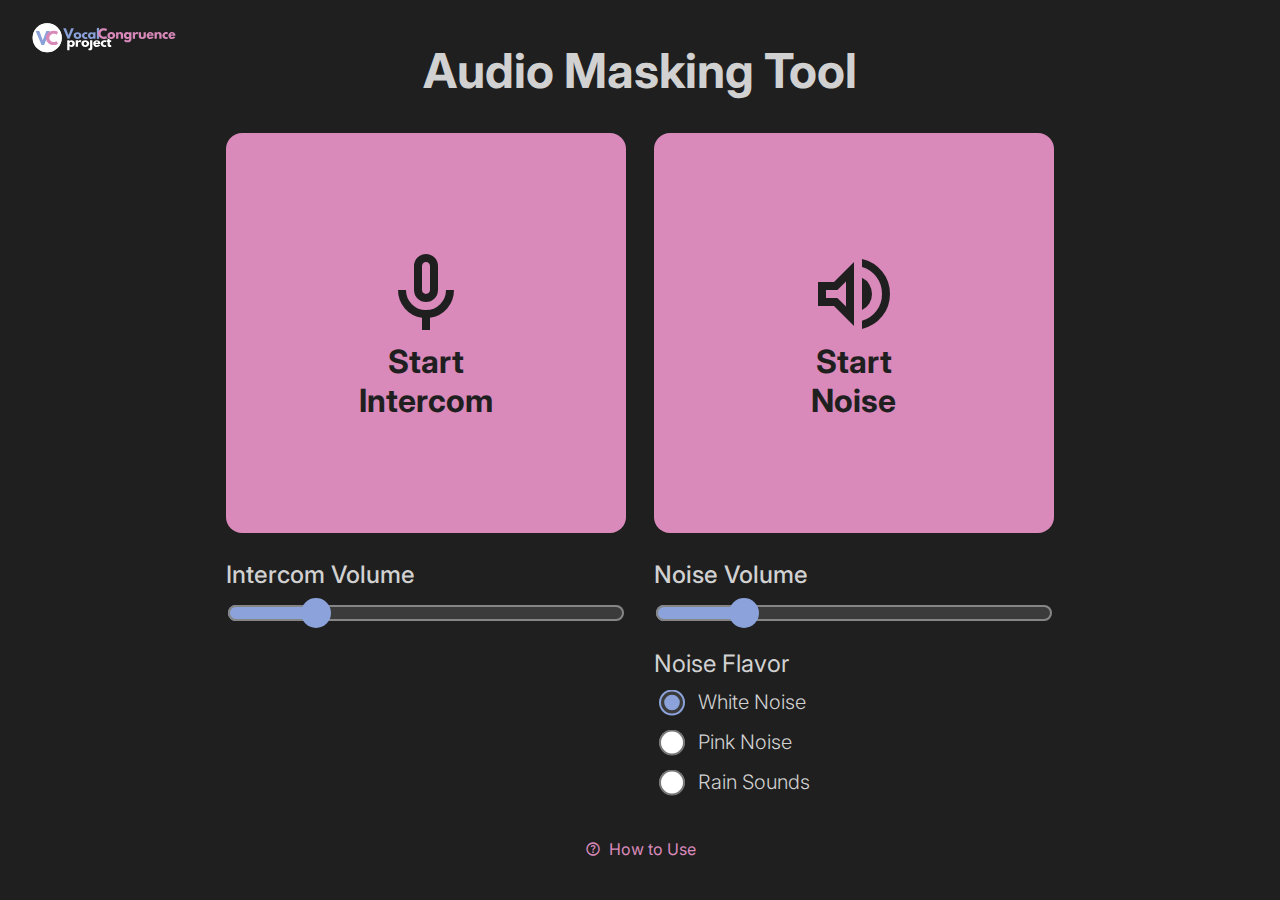
<file: index.html>
<!DOCTYPE html>
<html lang="en">
  <head>
    <meta charset="UTF-8" />
    <title>Audio Masking Tool</title>
    <link
      rel="stylesheet"
      href="https://fonts.googleapis.com/css2?family=Material+Symbols+Outlined:opsz,wght,FILL,GRAD@20..48,100..700,0..1,-50..200"
    />
    <link rel="preconnect" href="https://fonts.googleapis.com" />
    <link rel="preconnect" href="https://fonts.gstatic.com" crossorigin />
    <link
      href="https://fonts.googleapis.com/css2?family=Inter:wght@100..900&display=swap"
      rel="stylesheet"
    />

    <link rel="stylesheet" href="./style.css" />

    <link rel="icon" type="image/png" href="./favicon.png" />
  </head>
  <body>
    <a id="logo" href="https://vocalcongruence.org/"
      ><img src="./logo.svg"
    /></a>
    <h1>Audio Masking Tool</h1>

    <table>
      <tr>
        <td>
          <button id="intercom">
            <span id="intercom-icon" class="material-symbols-outlined">
              mic
            </span>
            <span id="intercom-label">Start<br />Intercom</span>
          </button>
        </td>
        <td>
          <button id="playNoise">
            <span id="noise-icon" class="material-symbols-outlined">
              volume_up
            </span>
            <span id="noise-label">Start<br />Noise</span>
          </button>
        </td>
      </tr>

      <tr>
        <td>
          <label>
            Intercom Volume
            <input
              id="intercom-volume"
              type="range"
              min="0"
              max="1"
              step=".01"
              value=".2"
            />
          </label>
        </td>

        <td>
          <label>
            Noise Volume
            <input
              id="noise-volume"
              type="range"
              min="0"
              max="1"
              step=".01"
              value=".2"
            />
          </label>
        </td>
      </tr>

      <tr>
        <td></td>
        <td>
          <fieldset>
            <legend>Noise Flavor</legend>
            <label class="radio-label">
              <input
                id="flavor-whitenoise"
                type="radio"
                name="flavor"
                value="whitenoise"
                checked
              />
              White Noise
            </label>

            <label class="radio-label">
              <input
                id="flavor-pinknoise"
                type="radio"
                name="flavor"
                value="pinknoise"
              />
              Pink Noise
            </label>

            <label class="radio-label">
              <input id="flavor-rain" type="radio" name="flavor" value="rain" />
              Rain Sounds
            </label>
          </fieldset>
        </td>
      </tr>
    </table>

    <a id="help" href="#"
      ><span class="material-symbols-outlined"> help </span
      >How to Use</a
    >

    <script src="./index.js"></script>
  </body>
</html>
</file>
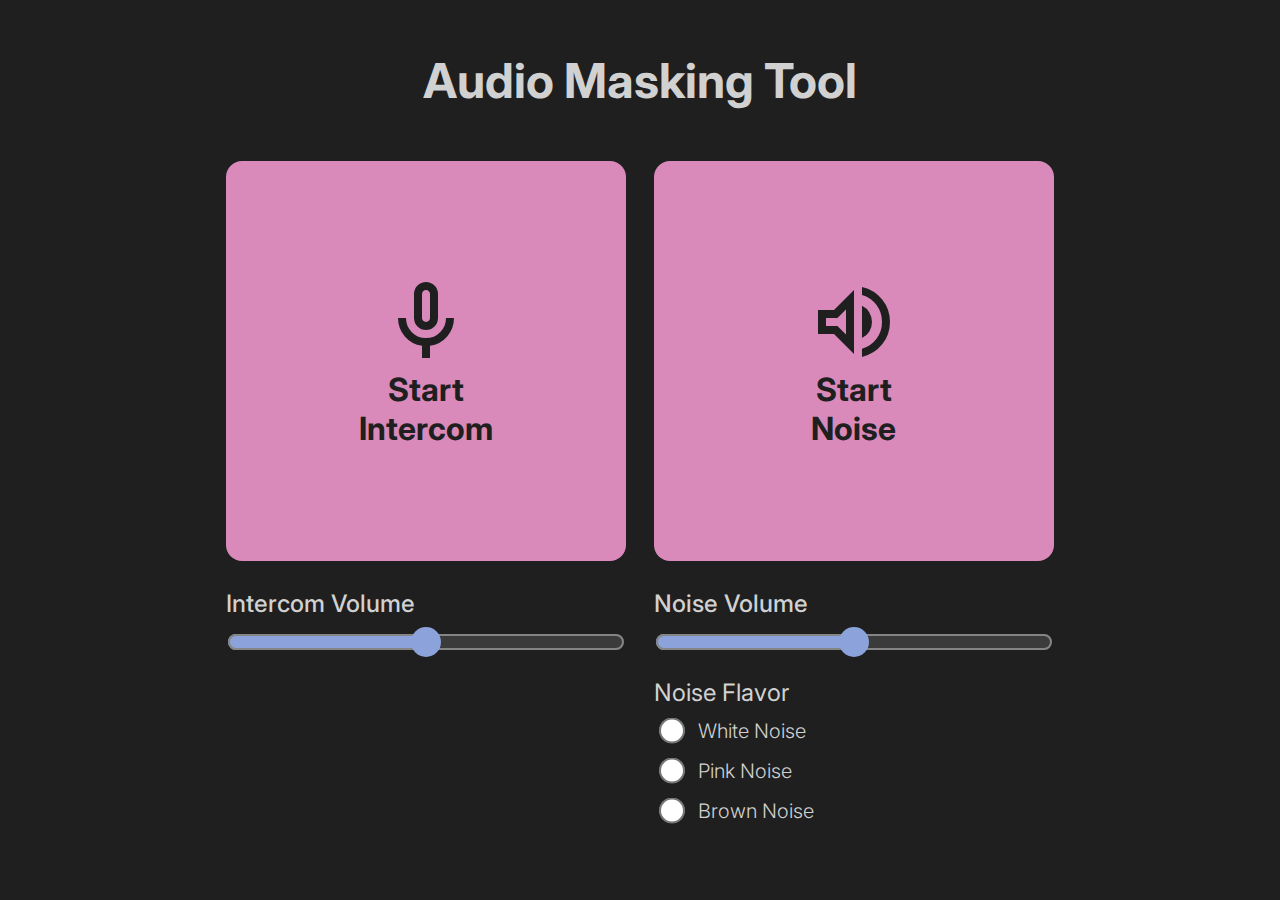
<file: test.html>
<!DOCTYPE html>
<html lang="en">
  <head>
    <meta charset="UTF-8" />
    <title>Audio Masking Tool</title>
    <link
      rel="stylesheet"
      href="https://fonts.googleapis.com/css2?family=Material+Symbols+Outlined:opsz,wght,FILL,GRAD@20..48,100..700,0..1,-50..200"
    />
    <link rel="preconnect" href="https://fonts.googleapis.com" />
    <link rel="preconnect" href="https://fonts.gstatic.com" crossorigin />
    <link
      href="https://fonts.googleapis.com/css2?family=Inter:wght@100..900&display=swap"
      rel="stylesheet"
    />

    <link rel="stylesheet" href="./style.css" />
  </head>
  <body>
    <h1>Audio Masking Tool</h1>

    <table>
      <tr>
        <td>
          <button id="intercom">
            <span id="intercom-icon" class="material-symbols-outlined">
              mic
            </span>
            <span id="intercom-label">Start<br />Intercom</span>
          </button>
        </td>
        <td>
          <button id="playNoise">
            <span id="noise-icon" class="material-symbols-outlined">
              volume_up
            </span>
            <span id="noise-label">Start<br />Noise</span>
          </button>
        </td>
      </tr>

      <tr>
        <td>
          <label>
            Intercom Volume
            <input type="range" />
          </label>
        </td>

        <td>
          <label>
            Noise Volume
            <input type="range" />
          </label>
        </td>
      </tr>

      <tr>
        <td></td>
        <td>
          <fieldset>
            <legend>Noise Flavor</legend>
            <label class="radio-label">
              <input type="radio" name="flavor" />
              White Noise
            </label>

            <label class="radio-label">
              <input type="radio" name="flavor" />
              Pink Noise
            </label>

            <label class="radio-label">
              <input type="radio" name="flavor" />
              Brown Noise
            </label>
          </fieldset>
        </td>
      </tr>
    </table>

    <script src="./index.js"></script>

    <script>
      /*
      const audioCtx = new (window.AudioContext || window.webkitAudioContext)();
      const outputGain = audioCtx.createGain();
      outputGain.connect(audioCtx.destination);

      const noiseTrack = {
        volume: 0.1,
        fadeTime: 2,
        gainNode: audioCtx.createGain(),
        source: null,
        buffer: null,
        isPlaying: false,
      };
      noiseTrack.gainNode.connect(outputGain);

      const intercomState = {
        stream: null,
        source: null,
        isConnected: false,
      };

      async function loadNoiseBuffer() {
        const res = await fetch("noise.wav");
        const arrayBuffer = await res.arrayBuffer();
        noiseTrack.buffer = await audioCtx.decodeAudioData(arrayBuffer);
      }

      async function playNoise() {
        if (!noiseTrack.buffer) await loadNoiseBuffer();
        noiseTrack.source = audioCtx.createBufferSource();
        noiseTrack.source.buffer = noiseTrack.buffer;
        noiseTrack.source.loop = true;
        noiseTrack.source.connect(noiseTrack.gainNode);
        noiseTrack.gainNode.gain.setValueAtTime(
          noiseTrack.volume,
          audioCtx.currentTime
        );
        noiseTrack.source.start();
        noiseTrack.isPlaying = true;

        document.getElementById("playNoise").onclick = stopNoise;
        document.getElementById("noise-label").innerText = "Stop Noise";
        document.getElementById("noise-icon").innerText = "volume_off";
      }

      function stopNoise() {
        if (noiseTrack.source) noiseTrack.source.stop();
        noiseTrack.isPlaying = false;

        document.getElementById("playNoise").onclick = playNoise;
        document.getElementById("noise-label").innerText = "Start Noise";
        document.getElementById("noise-icon").innerText = "volume_up";
      }

      function fadeNoiseTo(volume, time = 0.5) {
        const now = audioCtx.currentTime;
        noiseTrack.gainNode.gain.cancelScheduledValues(now);
        noiseTrack.gainNode.gain.linearRampToValueAtTime(volume, now + time);
      }

      function isAndroid() {
        return /android/i.test(navigator.userAgent);
      }

      async function setupIntercomOnce() {
        if (intercomState.stream) return;

        const constraints = {
          audio: isAndroid()
            ? {
                echoCancellation: false,
                noiseSuppression: false,
                autoGainControl: false,
              }
            : true, // default on desktop
        };

        intercomState.stream = await navigator.mediaDevices.getUserMedia(
          constraints
        );
        intercomState.source = audioCtx.createMediaStreamSource(
          intercomState.stream
        );
      }

      async function startIntercom() {
        await audioCtx.resume();
        await setupIntercomOnce();

        if (!intercomState.isConnected) {
          intercomState.source.connect(outputGain);
          intercomState.isConnected = true;
        }

        fadeNoiseTo(noiseTrack.volume / 2, noiseTrack.fadeTime);
        document.getElementById("intercom").onclick = stopIntercom;
        document.getElementById("intercom-label").innerText = "Stop Intercom";
        document.getElementById("intercom-icon").innerText = "mic_off";
      }

      function stopIntercom() {
        if (intercomState.isConnected && intercomState.source) {
          intercomState.source.disconnect();
          intercomState.isConnected = false;
        }

        fadeNoiseTo(noiseTrack.volume, noiseTrack.fadeTime);
        document.getElementById("intercom").onclick = startIntercom;
        document.getElementById("intercom-label").innerText = "Start Intercom";
        document.getElementById("intercom-icon").innerText = "mic";
      }

      document.getElementById("playNoise").onclick = playNoise;
      document.getElementById("intercom").onclick = startIntercom;*/
    </script>
  </body>
</html>
</file>
<file: style.css>
:root {
  --black: #1f1f1f;
  --darkgray: hsl(0, 0%, 20%);
  --white: rgb(209, 209, 209);
  --pink: #d98abb;
  --lightpink: #eebedc;
  --blue: hsl(222, 52%, 70%);
}

.material-symbols-outlined {
  font-variation-settings: "FILL" 0, "wght" 400, "GRAD" 0, "opsz" 24;
}

* {
  margin: 0;
  padding: 0;
  box-sizing: border-box;
  font-family: "Inter", sans-serif;
  color: var(--white);
  accent-color: var(--color-pink);
}

body {
  display: flex;
  flex-direction: column;
  align-items: center;
  justify-content: space-around;
  background-color: var(--black);
  padding: 32px;
  height: 100dvh;
}

#logo {
  position: absolute;
  left: 16px;
  top: 16px;
}

#logo img {
  height: 48px;
}

h1 {
  font-size: 3rem;
  text-align: center;
}

#help {
  color: var(--pink);
  text-decoration: none;
  display: flex;
  align-items: center;
}

#help .material-symbols-outlined {
    font-size: inherit; 
    margin-right: 8px;
    color: var(--pink);
}

td {
  padding: 1vw;
}

input {
  accent-color: var(--blue);
  transform: scale(2);
  width: 50%;
  margin-left: 25%;
  margin-top: 16px;
}

fieldset {
  border: none;
}

legend {
  margin-bottom: 8px;
  font-size: 24px;
}

input[type="radio"] {
  width: 20px;
  margin: 0;
  margin-left: 8px;
  margin-right: 16px;
}

button {
  width: 45vw;
  max-width: 400px;
  aspect-ratio: 1;
  border: none;
  border-radius: 16px;
  background-color: var(--pink);
  transition: 0.1s;

  display: flex;
  flex-direction: column;
  justify-content: center;
  align-items: center;
}

button:hover {
  background-color: var(--lightpink);
  cursor: pointer;
}

button:disabled {
  cursor: wait;
  background-color: var(--darkgray);
}

button span {
  color: var(--black);
  font-size: 2rem;
  font-weight: 700;
}

button .material-symbols-outlined {
  font-size: 6rem;
}

label {
  display: flex;
  flex-direction: column;
  font-weight: 500;
  font-size: 24px;
}

label.radio-label {
  flex-direction: row;
  align-items: center;
  font-weight: 300;
  margin-bottom: 8px;
  font-size: 20px;
  height: 32px;
}
</file>
